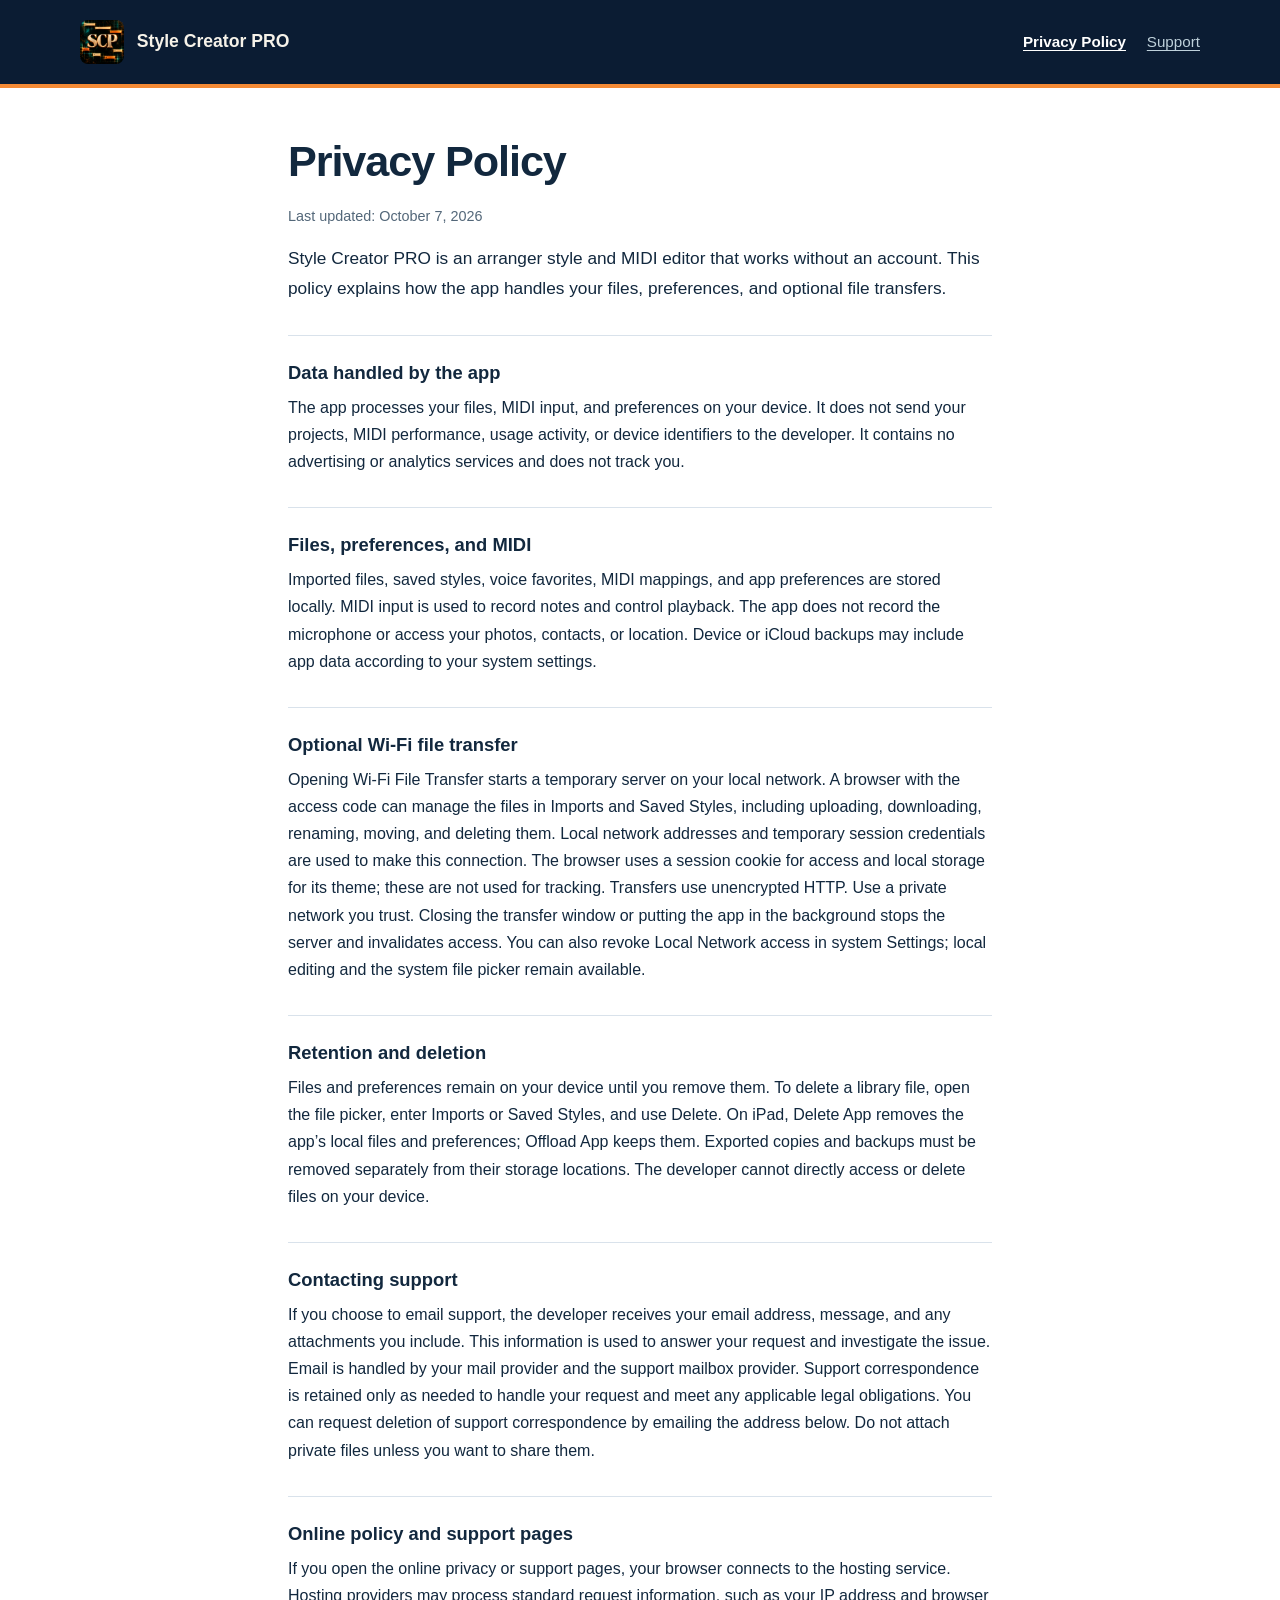
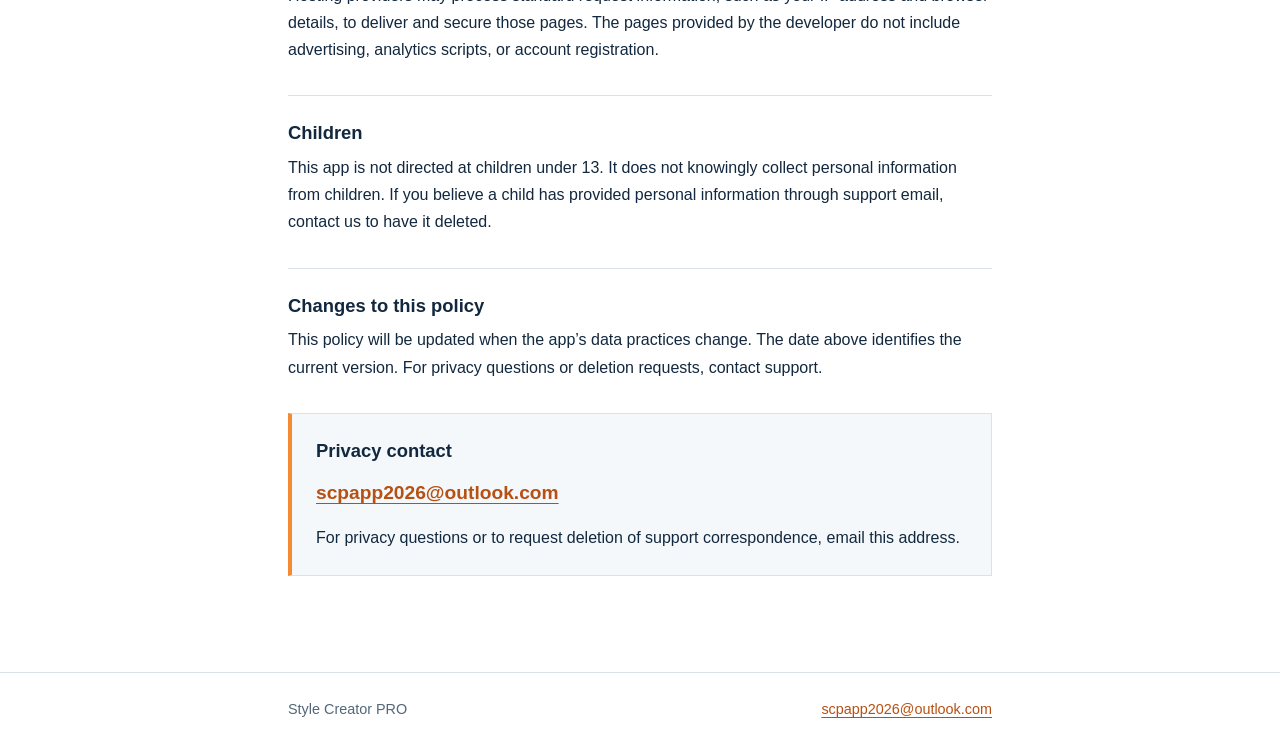
<file: index.html>
<!doctype html>
<html lang="en"><head><meta charset="utf-8"><meta name="viewport" content="width=device-width,initial-scale=1"><title>Privacy Policy | Style Creator PRO</title><meta name="description" content="How Style Creator PRO handles files, preferences, MIDI input, optional Wi-Fi transfers, and support requests."><meta name="color-scheme" content="light"><link rel="icon" type="image/png" href="/scp-favicon.png"><link rel="stylesheet" href="/styles.css"></head>
<body><a class="skip" href="#content">Skip to content</a><header><div class="header-inner"><a class="brand" href="/"><img src="/scp-mark.png" width="44" height="44" alt=""><span>Style Creator PRO</span></a><nav aria-label="Information"><a href="/privacy/" aria-current="page">Privacy Policy</a><a href="/support/">Support</a></nav></div></header><main id="content"><h1>Privacy Policy</h1><p class="updated">Last updated: <time datetime="2026-10-07">October 7, 2026</time></p><p class="introduction">Style Creator PRO is an arranger style and MIDI editor that works without an account. This policy explains how the app handles your files, preferences, and optional file transfers.</p>
<section class="policy-section"><h2>Data handled by the app</h2><p>The app processes your files, MIDI input, and preferences on your device. It does not send your projects, MIDI performance, usage activity, or device identifiers to the developer. It contains no advertising or analytics services and does not track you.</p></section>
<section class="policy-section"><h2>Files, preferences, and MIDI</h2><p>Imported files, saved styles, voice favorites, MIDI mappings, and app preferences are stored locally. MIDI input is used to record notes and control playback. The app does not record the microphone or access your photos, contacts, or location. Device or iCloud backups may include app data according to your system settings.</p></section>
<section class="policy-section"><h2>Optional Wi-Fi file transfer</h2><p>Opening Wi-Fi File Transfer starts a temporary server on your local network. A browser with the access code can manage the files in Imports and Saved Styles, including uploading, downloading, renaming, moving, and deleting them. Local network addresses and temporary session credentials are used to make this connection. The browser uses a session cookie for access and local storage for its theme; these are not used for tracking. Transfers use unencrypted HTTP. Use a private network you trust. Closing the transfer window or putting the app in the background stops the server and invalidates access. You can also revoke Local Network access in system Settings; local editing and the system file picker remain available.</p></section>
<section class="policy-section"><h2>Retention and deletion</h2><p>Files and preferences remain on your device until you remove them. To delete a library file, open the file picker, enter Imports or Saved Styles, and use Delete. On iPad, Delete App removes the app’s local files and preferences; Offload App keeps them. Exported copies and backups must be removed separately from their storage locations. The developer cannot directly access or delete files on your device.</p></section>
<section class="policy-section"><h2>Contacting support</h2><p>If you choose to email support, the developer receives your email address, message, and any attachments you include. This information is used to answer your request and investigate the issue. Email is handled by your mail provider and the support mailbox provider. Support correspondence is retained only as needed to handle your request and meet any applicable legal obligations. You can request deletion of support correspondence by emailing the address below. Do not attach private files unless you want to share them.</p></section>
<section class="policy-section"><h2>Online policy and support pages</h2><p>If you open the online privacy or support pages, your browser connects to the hosting service. Hosting providers may process standard request information, such as your IP address and browser details, to deliver and secure those pages. The pages provided by the developer do not include advertising, analytics scripts, or account registration.</p></section>
<section class="policy-section"><h2>Children</h2><p>This app is not directed at children under 13. It does not knowingly collect personal information from children. If you believe a child has provided personal information through support email, contact us to have it deleted.</p></section>
<section class="policy-section"><h2>Changes to this policy</h2><p>This policy will be updated when the app’s data practices change. The date above identifies the current version. For privacy questions or deletion requests, contact support.</p></section>
<section class="contact"><h2>Privacy contact</h2><a class="email" href="mailto:scpapp2026@outlook.com?subject=Style%20Creator%20PRO%20Privacy">scpapp2026@outlook.com</a><p>For privacy questions or to request deletion of support correspondence, email this address.</p></section></main><footer><div class="footer-inner"><span>Style Creator PRO</span><a href="mailto:scpapp2026@outlook.com">scpapp2026@outlook.com</a></div></footer></body></html>
</file>
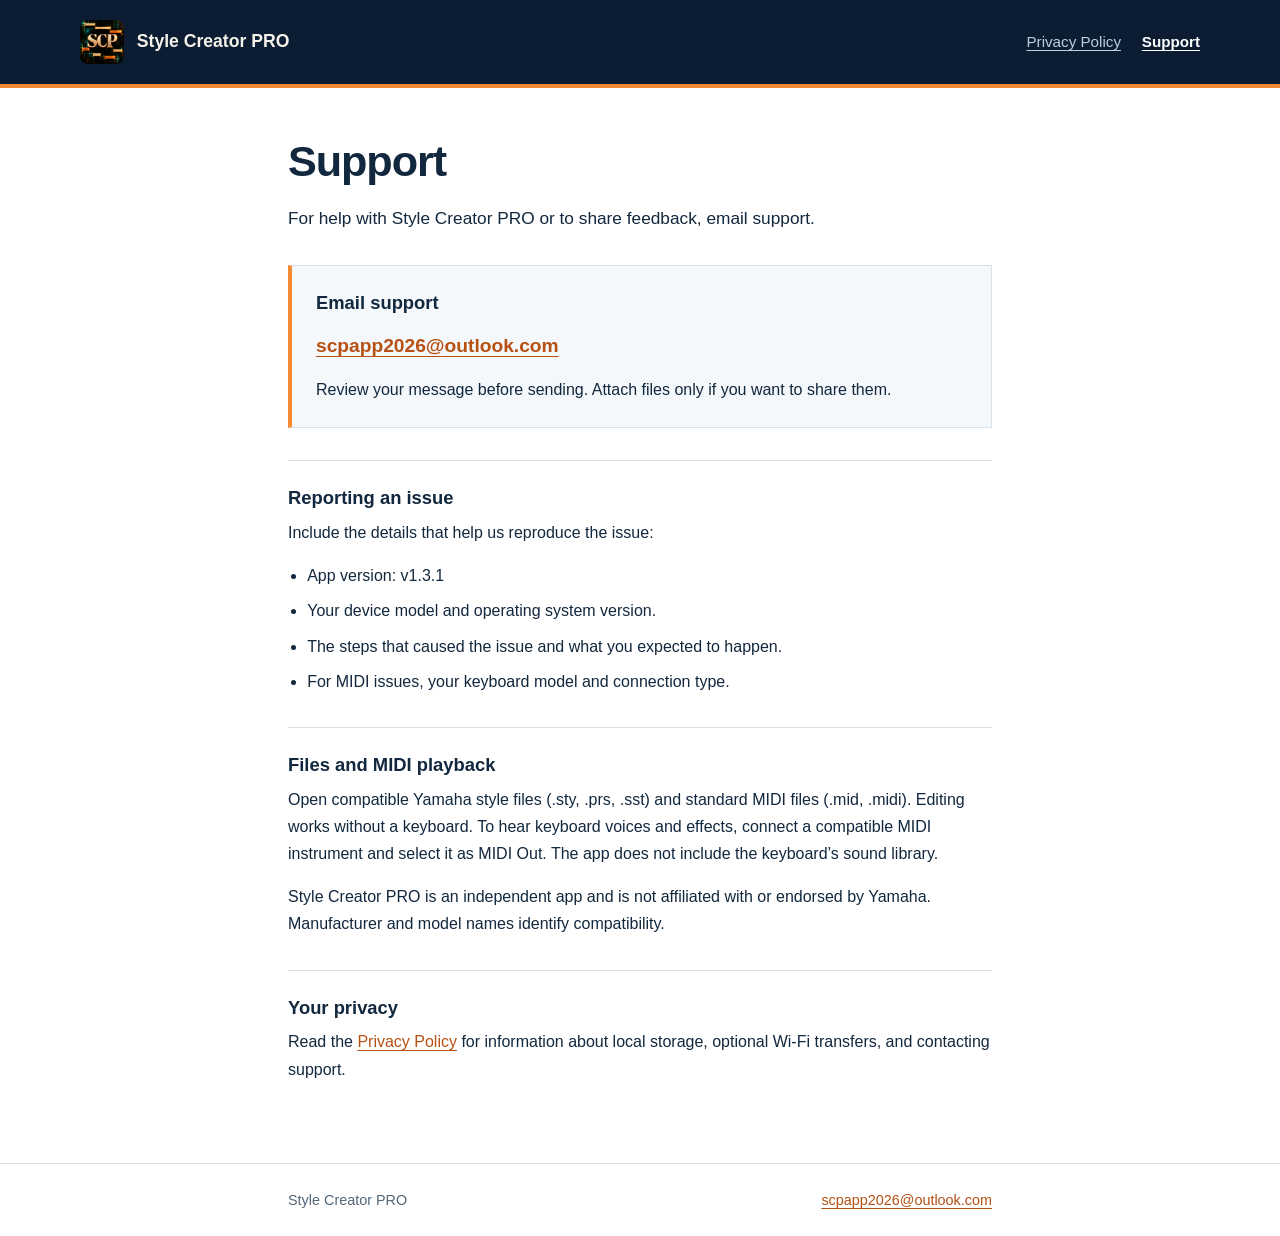
<file: support/index.html>
<!doctype html>
<html lang="en"><head><meta charset="utf-8"><meta name="viewport" content="width=device-width,initial-scale=1"><title>Support | Style Creator PRO</title><meta name="description" content="Contact Style Creator PRO support by email for help with style editing and MIDI playback."><meta name="color-scheme" content="light"><link rel="icon" type="image/png" href="/scp-favicon.png"><link rel="stylesheet" href="/styles.css"></head>
<body><a class="skip" href="#content">Skip to content</a><header><div class="header-inner"><a class="brand" href="/"><img src="/scp-mark.png" width="44" height="44" alt=""><span>Style Creator PRO</span></a><nav aria-label="Information"><a href="/privacy/">Privacy Policy</a><a href="/support/" aria-current="page">Support</a></nav></div></header><main id="content"><h1>Support</h1><p class="introduction">For help with Style Creator PRO or to share feedback, email support.</p><section class="contact"><h2>Email support</h2><a class="email" href="mailto:scpapp2026@outlook.com?subject=Style%20Creator%20PRO%20Support">scpapp2026@outlook.com</a><p>Review your message before sending. Attach files only if you want to share them.</p></section><section class="policy-section"><h2>Reporting an issue</h2><p>Include the details that help us reproduce the issue:</p><ul><li>App version: v1.3.1</li><li>Your device model and operating system version.</li><li>The steps that caused the issue and what you expected to happen.</li><li>For MIDI issues, your keyboard model and connection type.</li></ul></section><section class="policy-section"><h2>Files and MIDI playback</h2><p>Open compatible Yamaha style files (.sty, .prs, .sst) and standard MIDI files (.mid, .midi). Editing works without a keyboard. To hear keyboard voices and effects, connect a compatible MIDI instrument and select it as MIDI Out. The app does not include the keyboard’s sound library.</p><p>Style Creator PRO is an independent app and is not affiliated with or endorsed by Yamaha. Manufacturer and model names identify compatibility.</p></section><section class="policy-section"><h2>Your privacy</h2><p>Read the <a href="/privacy/">Privacy Policy</a> for information about local storage, optional Wi-Fi transfers, and contacting support.</p></section></main><footer><div class="footer-inner"><span>Style Creator PRO</span><a href="mailto:scpapp2026@outlook.com">scpapp2026@outlook.com</a></div></footer></body></html>
</file>
<file: styles.css>
:root{color-scheme:light;--ink:#12283e;--muted:#536779;--accent:#b65013;--line:#d9e2eb;font-family:-apple-system,BlinkMacSystemFont,"Segoe UI",sans-serif;font-size:100%}
*{box-sizing:border-box}body{margin:0;background:#fff;color:var(--ink);font-size:1rem;line-height:1.7}a{color:var(--accent);text-underline-offset:.2em}a:focus-visible{outline:3px solid var(--accent);outline-offset:4px}header{background:#0b1c33;color:#f6f2e9;border-bottom:4px solid #f58a35}.header-inner{max-width:74rem;margin:auto;display:flex;align-items:center;justify-content:space-between;gap:1.5rem;padding:1.25rem 2rem}.brand{display:flex;align-items:center;gap:.8rem;color:inherit;text-decoration:none;font-size:1.1rem;font-weight:650}.brand img{width:44px;height:44px;border-radius:.5rem}nav{display:flex;flex-wrap:wrap;gap:.4rem 1.3rem}nav a{display:inline-flex;min-height:44px;align-items:center;color:#bed0da;font-size:.95rem}nav a[aria-current=page]{color:white;font-weight:650}main{max-width:48rem;margin:0 auto;padding:3rem 2rem 4rem}h1{font-size:clamp(1.9rem,4vw,2.7rem);line-height:1.2;letter-spacing:-.025em;margin:0 0 1rem}h2{font-size:1.15rem;line-height:1.4;margin:0 0 .5rem;font-weight:650}p{margin:.5rem 0 1rem}.updated{color:var(--muted);font-size:.9rem}.introduction{font-size:1.08rem}.policy-section{margin-top:2rem;padding-top:1.5rem;border-top:1px solid var(--line)}.contact{margin:2rem 0;padding:1.5rem;border:1px solid var(--line);border-left:4px solid #f58a35;background:#f5f8fb}.email{display:inline-flex;min-height:44px;align-items:center;font-size:1.2rem;font-weight:650;overflow-wrap:anywhere}.contact p{margin-bottom:0}ul{padding-left:1.2rem}li{margin:.5rem 0}footer{border-top:1px solid var(--line);padding:1.5rem 2rem;color:var(--muted);font-size:.9rem}.footer-inner{max-width:44rem;margin:auto;display:flex;flex-wrap:wrap;justify-content:space-between;gap:.5rem 1rem}.skip{position:absolute;top:-10rem;left:1rem;background:white;padding:.7rem;z-index:1}.skip:focus{top:.5rem}@media(max-width:600px){.header-inner{align-items:flex-start;flex-direction:column;gap:.4rem;padding:1rem 1.25rem}main{padding:2rem 1.25rem 3rem}.contact{padding:1.1rem}footer{padding:1.25rem}}
</file>
